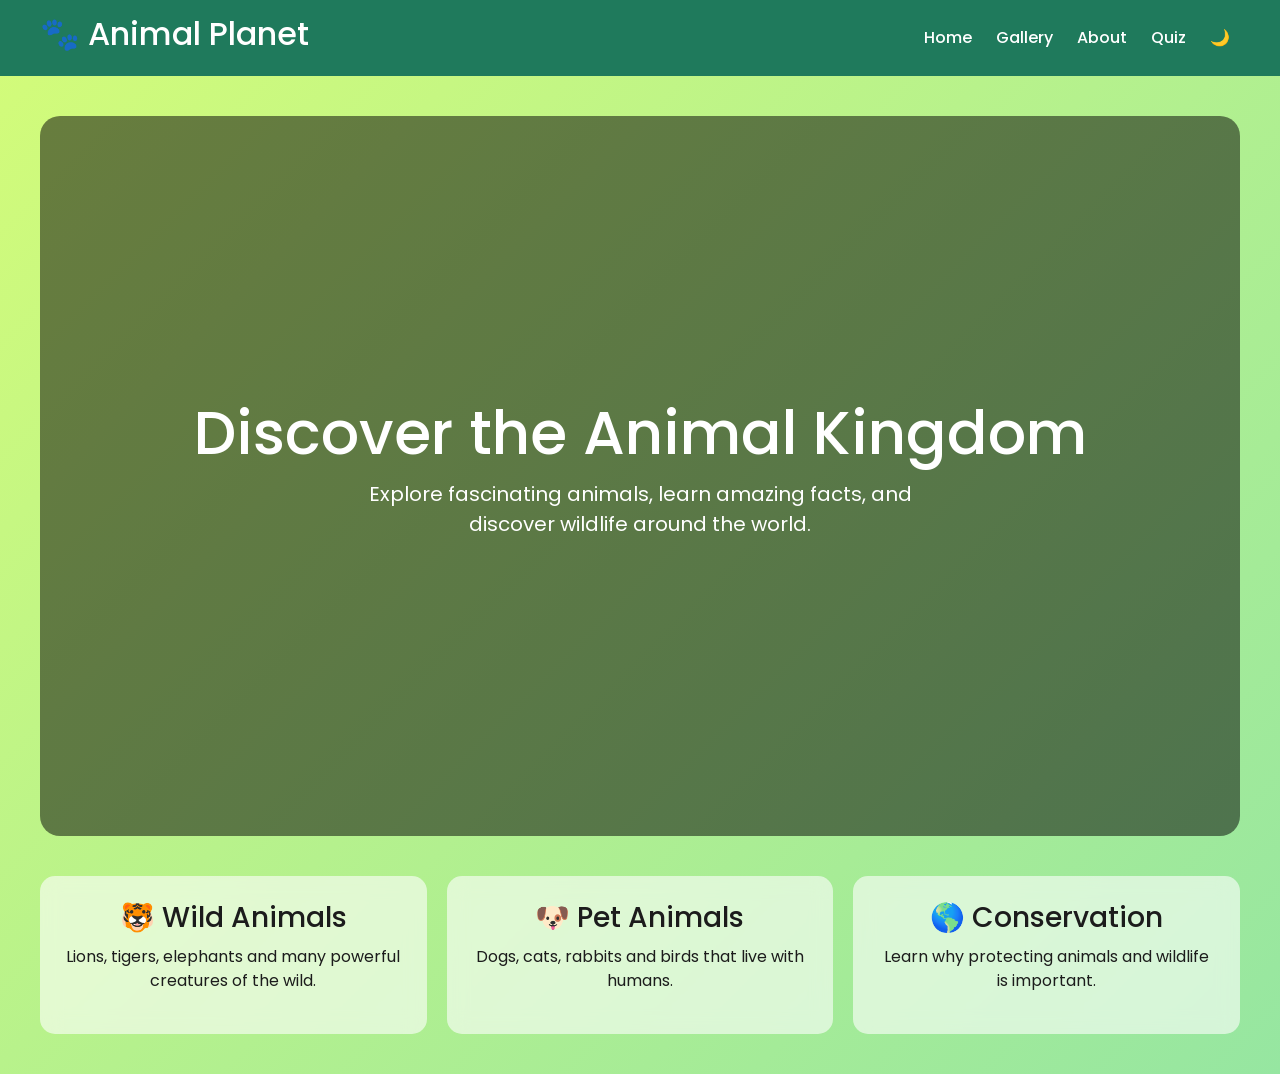
<file: Index.html>
<!DOCTYPE html>
<html lang="en">
<head>
<meta charset="UTF-8">
<meta name="viewport" content="width=device-width, initial-scale=1.0">

<title>Animal Planet</title>

<link href="https://fonts.googleapis.com/css2?family=Poppins:wght@300;500;700&display=swap" rel="stylesheet">
<link href="https://cdn.jsdelivr.net/npm/bootstrap@5.3.0/dist/css/bootstrap.min.css" rel="stylesheet">
<link rel="stylesheet" href="style.css">
</head>

<body>

<nav>

<h2>🐾 Animal Planet</h2>

<div>
<a onclick="showPage('home')">Home</a>
<a onclick="showPage('gallery')">Gallery</a>
<a onclick="showPage('about')">About</a>
<a onclick="showPage('quiz')">Quiz</a>
<a onclick="toggleTheme()">🌙</a>
</div>

</nav>

<!-- HOME -->

<section id="home" class="page active">

<div class="hero">

<h1>Discover the Animal Kingdom</h1>
<p>Explore fascinating animals, learn amazing facts, and discover wildlife around the world.</p>

</div>

<div class="features">

<div class="feature-card">
<h3>🐯 Wild Animals</h3>
<p>Lions, tigers, elephants and many powerful creatures of the wild.</p>
</div>

<div class="feature-card">
<h3>🐶 Pet Animals</h3>
<p>Dogs, cats, rabbits and birds that live with humans.</p>
</div>

<div class="feature-card">
<h3>🌎 Conservation</h3>
<p>Learn why protecting animals and wildlife is important.</p>
</div>

</div>

</section>

<!-- GALLERY -->

<section id="gallery" class="page">

<h1>Animal Gallery</h1>

<div class="search">
<input type="text" placeholder="Search animal..." id="search" onkeyup="searchAnimal()">
</div>

<div class="filters">
<button onclick="filterAnimal('all')">All</button>
<button onclick="filterAnimal('wild')">Wild</button>
<button onclick="filterAnimal('pet')">Pets</button>
</div>

<div class="gallery">

<div class="card wild" onclick="showPopup('Lion','King of the jungle')">
<img src="LION.png">
<h3>Lion</h3>
</div>

<div class="card wild" onclick="showPopup('Tiger','Largest wild cat')">
<img src="tiger.png">
<h3>Tiger</h3>
</div>

<div class="card wild" onclick="showPopup('Elephant','Largest land animal')">
<img src="elephant.png">
<h3>Elephant</h3>
</div>

<div class="card pet" onclick="showPopup('Dog','Loyal companion')">
<img src="dog.png">
<h3>Dog</h3>
</div>

<div class="card pet" onclick="showPopup('Cat','Playful pet')">
<img src="cat.png">
<h3>Cat</h3>
</div>

<div class="card pet" onclick="showPopup('Rabbit','Cute fluffy animal')">
<img src="rabbit.png">
<h3>Rabbit</h3>
</div>

</div>

</section>

<!-- ABOUT -->

<!-- ABOUT -->

<section id="about" class="page">

<div class="about-container">

<h1 class="about-title">About the Animal Kingdom</h1>

<p class="about-intro">
The animal kingdom is one of the most diverse and fascinating parts of our planet.
Animals exist in millions of species and inhabit environments ranging from dense
rainforests and deep oceans to deserts and mountains. They play vital roles in
maintaining the balance of ecosystems and the health of our planet.
</p>


<!-- ANIMAL FACT CARDS -->

<div class="about-cards">

<div class="about-card">
<h3>🦁 Wild Animals</h3>
<p>
Wild animals live freely in natural environments such as forests,
jungles, deserts, and oceans. They survive without human care
and adapt to their surroundings through natural instincts.
Examples include lions, tigers, elephants, and zebras.
</p>
</div>

<div class="about-card">
<h3>🐶 Pet Animals</h3>
<p>
Pet animals live with humans and provide companionship,
love, and emotional support. Dogs, cats, rabbits, parrots,
and fish are among the most common pets around the world.
</p>
</div>

<div class="about-card">
<h3>🌎 Ecosystem Balance</h3>
<p>
Animals play an important role in ecosystems by controlling
populations, spreading seeds, pollinating plants, and
maintaining food chains that keep nature balanced.
</p>
</div>

</div>


<!-- CONSERVATION -->

<div class="conservation">

<h2>🌱 Wildlife Conservation</h2>

<p>
Many species today are endangered due to habitat destruction,
pollution, climate change, and illegal hunting. Conservation
efforts are essential to protect biodiversity and maintain
healthy ecosystems.
</p>

<ul>
<li>Protect natural habitats</li>
<li>Stop illegal wildlife trade</li>
<li>Reduce pollution</li>
<li>Support wildlife conservation programs</li>
</ul>

</div>


<!-- FUN FACTS -->

<div class="fun-facts">

<h2>🐾 Fun Animal Facts</h2>

<div class="fact-grid">

<div class="fact">🐘 Elephants are the largest land animals.</div>
<div class="fact">🐆 Cheetahs are the fastest land animals.</div>
<div class="fact">🐬 Dolphins are highly intelligent mammals.</div>
<div class="fact">🦜 Parrots can mimic human speech.</div>

</div>

</div>

</div>

</section>

<!-- QUIZ PAGE -->

<section id="quiz" class="page">

<div class="quiz-container">

<h1>🐾 Animal Quiz</h1>

<div id="quiz-box">

<h2 id="question"></h2>

<div class="options">
<button onclick="checkAnswer(0)" id="opt0"></button>
<button onclick="checkAnswer(1)" id="opt1"></button>
<button onclick="checkAnswer(2)" id="opt2"></button>
<button onclick="checkAnswer(3)" id="opt3"></button>
</div>

<p id="result"></p>

<button id="nextBtn" onclick="nextQuestion()">Next Question</button>

</div>

</div>

</section>



<!-- POPUP -->

<div class="popup" id="popup">

<div class="popup-content">

<span class="close" onclick="closePopup()">✖</span>

<h2 id="animalTitle"></h2>
<p id="animalText"></p>

</div>

</div>

<script src="java.js"></script>
</body>
</html>
</file>
<file: style.css>
*{
margin:0;
padding:0;
box-sizing:border-box;
font-family:"Poppins",sans-serif;
}

/* COLORS */

:root{
--bg:linear-gradient(135deg,#d4fc79,#96e6a1);
--text:#1c1c1c;
--card:rgba(255,255,255,0.6);
--nav:#1f7a5c;
}

.dark{
--bg:linear-gradient(135deg,#141e30,#243b55);
--text:#ffffff;
--card:rgba(0,0,0,0.4);
--nav:#0f2027;
}

body{
background:var(--bg);
color:var(--text);
min-height:100vh;
}

/* NAVBAR */

nav{
display:flex;
justify-content:space-between;
align-items:center;
padding:15px 40px;
background:var(--nav);
color:white;
}

nav a{
margin:0 10px;
color:white;
text-decoration:none;
font-weight:500;
cursor:pointer;
}

nav a:hover{
text-decoration:underline;
}

/* PAGE SECTIONS */

.page{
display:none;
padding:40px;
}

.active{
display:block;
}

/* HERO */

.hero{
height:80vh;
display:flex;
flex-direction:column;
justify-content:center;
align-items:center;
text-align:center;

background:
linear-gradient(rgba(0,0,0,.5),rgba(0,0,0,.5)),
url("https://images.unsplash.com/photo-1501706362039-c6e80948f8d1");

background-size:cover;
background-position:center;

color:white;
border-radius:20px;
}

.hero h1{
font-size:60px;
margin-bottom:10px;
}

.hero p{
font-size:20px;
max-width:600px;
}

/* FEATURES */

.features{
margin-top:40px;
display:grid;
grid-template-columns:repeat(auto-fit,minmax(250px,1fr));
gap:20px;
}

.feature-card{
background:var(--card);
backdrop-filter:blur(10px);
padding:25px;
border-radius:15px;
text-align:center;
}

.feature-card h3{
margin-bottom:10px;
}

/* GALLERY */

.gallery{
margin-top:30px;
display:grid;
grid-template-columns:repeat(auto-fit,minmax(220px,1fr));
gap:20px;
}

.card{
background:var(--card);
border-radius:15px;
overflow:hidden;
cursor:pointer;
transition:.3s;
backdrop-filter:blur(8px);
}

.card:hover{
transform:translateY(-8px);
}

.card img{
width:100%;
height:160px;
object-fit:contain;
background:white;
}
.card h3{
text-align:center;
padding:10px;
}

/* SEARCH */

.search{
text-align:center;
margin-top:20px;
}

.search input{
padding:10px;
width:250px;
border-radius:6px;
border:none;
}

/* FILTER */

.filters{
text-align:center;
margin-top:10px;
}

.filters button{
margin:5px;
padding:8px 16px;
border:none;
border-radius:20px;
background:#2e8b57;
color:white;
}

/* ABOUT */

.about{
max-width:900px;
margin:auto;
line-height:1.7;
}

/* ABOUT PAGE */

.about-container{
max-width:1000px;
margin:auto;
}

.about-title{
text-align:center;
font-size:40px;
margin-bottom:20px;
}

.about-intro{
text-align:center;
margin-bottom:40px;
line-height:1.7;
}

/* ABOUT CARDS */

.about-cards{
display:grid;
grid-template-columns:repeat(auto-fit,minmax(250px,1fr));
gap:20px;
margin-bottom:40px;
}

.about-card{
background:var(--card);
padding:25px;
border-radius:15px;
backdrop-filter:blur(10px);
}

.about-card h3{
margin-bottom:10px;
}

/* CONSERVATION */

.conservation{
background:rgba(0,0,0,0.1);
padding:30px;
border-radius:15px;
margin-bottom:40px;
}

.conservation ul{
margin-top:10px;
padding-left:20px;
}

/* FUN FACTS */

.fun-facts{
text-align:center;
}

.fact-grid{
display:grid;
grid-template-columns:repeat(auto-fit,minmax(200px,1fr));
gap:15px;
margin-top:20px;
}

.fact{
background:var(--card);
padding:20px;
border-radius:12px;
}
/* QUIZ PAGE */

.quiz-container{
text-align:center;
max-width:600px;
margin:auto;
}

#quiz-box{
margin-top:30px;
padding:30px;
background:var(--card);
border-radius:15px;
}

.options button{
display:block;
width:100%;
margin:10px 0;
padding:12px;
border:none;
border-radius:8px;
background:#2e8b57;
color:white;
font-size:16px;
cursor:pointer;
}

.options button:hover{
background:#256f48;}

#nextBtn{
margin-top:15px;
padding:10px 20px;
border:none;
border-radius:20px;
background:#444;
color:white;
cursor:pointer;
}

/* POPUP */

.popup{
position:fixed;
top:0;
left:0;
width:100%;
height:100%;
background:rgba(0,0,0,.7);
display:none;
align-items:center;
justify-content:center;
}

.popup-content{
background:white;
padding:30px;
border-radius:15px;
max-width:400px;
}

.dark .popup-content{
background:#1e1e1e;
color:white;
}

.close{
cursor:pointer;
float:right;
font-size:20px;
}
</file>
